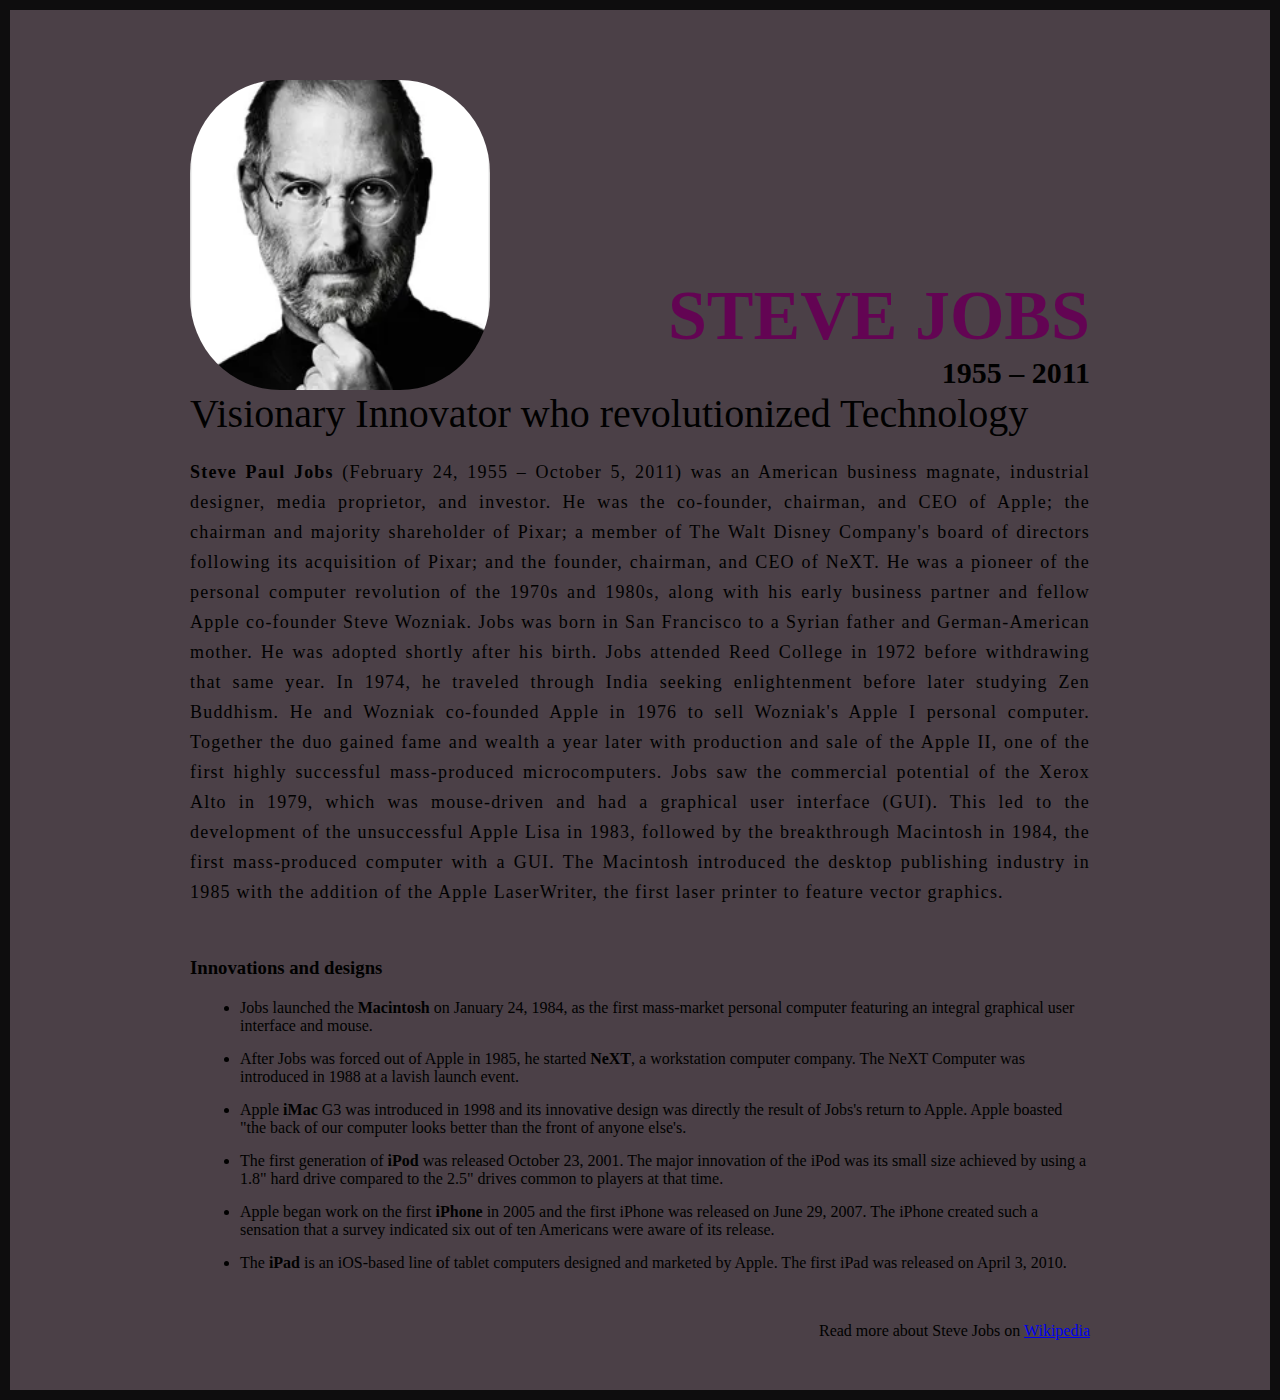
<file: Project1/index.html>
<!DOCTYPE html>
<html lang="en">
  <head>
    <meta charset="UTF-8" />
    <meta http-equiv="X-UA-Compatible" content="IE=edge" />
    <meta name="viewport" content="width=device-width, initial-scale=1.0" />
    <title>The Tribute Website | Steve Jobs</title>
    <link rel="stylesheet" href="style.css" />
  </head>
  <body>
    <div class="container">
      <div class="content">
        <section class="top_section">
          <div class="image_container">
            <img src="./images/th.webp" alt="Tribute" />
          </div>
          <div>
            <h1>Steve Jobs</h1>
            <h4>1955 – 2011</h4>
          </div>
        </section>
        <section class="about_section">
          <h2>Visionary Innovator who revolutionized Technology</h2>
          <p>
            <b>Steve Paul Jobs</b> (February 24, 1955 – October 5, 2011) was an
            American business magnate, industrial designer, media proprietor,
            and investor. He was the co-founder, chairman, and CEO of Apple; the
            chairman and majority shareholder of Pixar; a member of The Walt
            Disney Company's board of directors following its acquisition of
            Pixar; and the founder, chairman, and CEO of NeXT. He was a pioneer
            of the personal computer revolution of the 1970s and 1980s, along
            with his early business partner and fellow Apple co-founder Steve
            Wozniak. Jobs was born in San Francisco to a Syrian father and
            German-American mother. He was adopted shortly after his birth. Jobs
            attended Reed College in 1972 before withdrawing that same year. In
            1974, he traveled through India seeking enlightenment before later
            studying Zen Buddhism. He and Wozniak co-founded Apple in 1976 to
            sell Wozniak's Apple I personal computer. Together the duo gained
            fame and wealth a year later with production and sale of the Apple
            II, one of the first highly successful mass-produced microcomputers.
            Jobs saw the commercial potential of the Xerox Alto in 1979, which
            was mouse-driven and had a graphical user interface (GUI). This led
            to the development of the unsuccessful Apple Lisa in 1983, followed
            by the breakthrough Macintosh in 1984, the first mass-produced
            computer with a GUI. The Macintosh introduced the desktop publishing
            industry in 1985 with the addition of the Apple LaserWriter, the
            first laser printer to feature vector graphics.
          </p>
        </section>
        <section class="innovations">
          <h3>Innovations and designs</h3>
          <ul>
            <li>
              Jobs launched the <b>Macintosh</b> on January 24, 1984, as the
              first mass-market personal computer featuring an integral
              graphical user interface and mouse.
            </li>
            <li>
              After Jobs was forced out of Apple in 1985, he started
              <b>NeXT</b>, a workstation computer company. The NeXT Computer was
              introduced in 1988 at a lavish launch event.
            </li>
            <li>
              Apple <b>iMac</b> G3 was introduced in 1998 and its innovative
              design was directly the result of Jobs's return to Apple. Apple
              boasted "the back of our computer looks better than the front of
              anyone else's.
            </li>
            <li>
              The first generation of <b>iPod</b> was released October 23, 2001.
              The major innovation of the iPod was its small size achieved by
              using a 1.8" hard drive compared to the 2.5" drives common to
              players at that time.
            </li>
            <li>
              Apple began work on the first <b>iPhone</b> in 2005 and the first
              iPhone was released on June 29, 2007. The iPhone created such a
              sensation that a survey indicated six out of ten Americans were
              aware of its release.
            </li>
            <li>
              The <b>iPad</b> is an iOS-based line of tablet computers designed
              and marketed by Apple. The first iPad was released on April 3,
              2010.
            </li>
          </ul>
        </section>
        <footer>
          <p>
            Read more about Steve Jobs on
            <a href="https://en.wikipedia.org/wiki/Steve_Jobs">Wikipedia</a>
          </p>
          <p></p>
        </footer>
      </div>
    </div>
  </body>
</html>
</file>
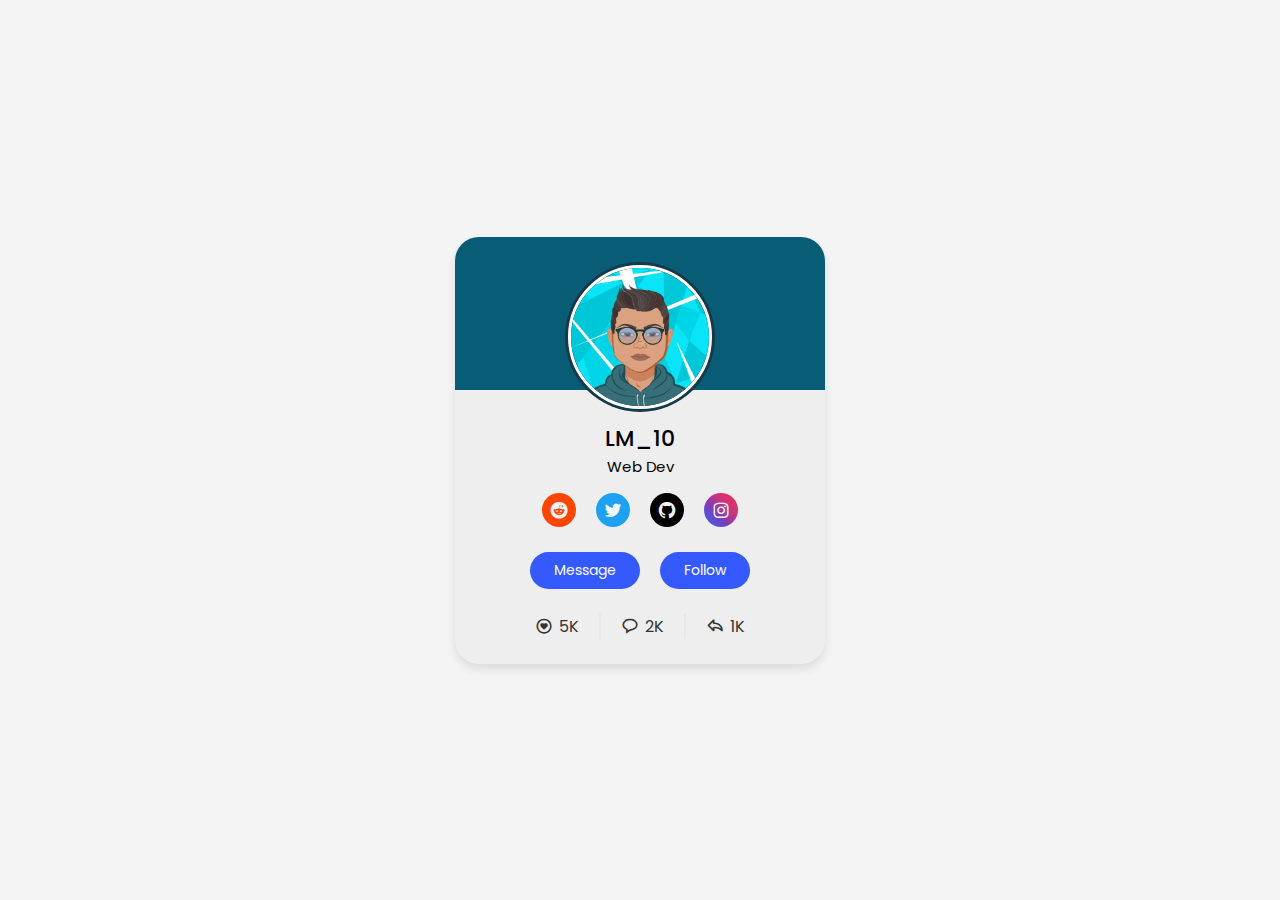
<file: Project2/index.html>
<!DOCTYPE html>
<html lang="en">
  <head>
    <meta charset="UTF-8" />
    <meta http-equiv="X-UA-Compatible" content="IE=edge" />
    <meta name="viewport" content="width=device-width, initial-scale=1.0" />
    <title>Profile Card UI Design</title>
    <!-- CSS -->
    <link rel="stylesheet" href="style.css" />

    <!-- Boxicons CSS -->
    <link
      href="https://unpkg.com/boxicons@2.1.4/css/boxicons.min.css"
      rel="stylesheet"
    />
  </head>
  <body>
    <div class="profile-card">
      <div class="image">
        <img src="Images/AvatarMaker.png" alt="" class="profile-img" />
      </div>

      <div class="text-data">
        <span class="name">LM_10</span>
        <span class="job">Web Dev</span>
      </div>

      <div class="media-buttons">
        <a href="#" style="background: #ff4500" class="link"
          ><i class="bx bxl-reddit"></i
        ></a>
        <a href="#" style="background-color: #1da1f2" class="link"
          ><i class="bx bxl-twitter"></i
        ></a>
        <a href="#" style="background-color: black" class="link"
          ><i class="bx bxl-github"></i
        ></a>
        <a
          href="#"
          style="
            background: linear-gradient(
              45deg,
              #405de6,
              #5851db,
              #833ab4,
              #c13584,
              #e1306c,
              #fd1d1d
            ); ;
          "
          class="link"
          ><i class="bx bxl-instagram"></i
        ></a>
      </div>
      <div class="buttons">
        <button class="button">Message</button>
        <button class="button">Follow</button>
      </div>
      <div class="analytics">
        <div class="data">
          <i class="bx bx-heart-circle"></i> <span class="number">5K</span>
        </div>
        <div class="data">
            <i class='bx bx-message-rounded'></i> <span class="number">2K</span>
        </div>
        <div class="data">
            <i class='bx bx-share'></i> <span class="number">1K</span>
        </div>
      </div>
    </div>
  </body>
</html>
</file>
<file: Project1/style.css>
* {
  margin: 0;
  padding: 0;
  box-sizing: border-box;
}

.container {
  background-color: #4b4047;
  min-height: 100vh;
  border: 10px solid #0e0d0e;
}
.content {
  max-width: 900px;
  margin: 0 auto;
}
.top_section {
  margin-top: 70px;
  display: flex;
  justify-content: space-between;
  align-items: flex-end;
}
.top_section h1 {
  font-size: 70px;
  font-weight: bold;
  color: #630453;
  text-transform: uppercase;
}
.top_section h4 {
  font-size: 30px;
  text-align: end;
}
.image_container {
  border-radius: 30%;
  overflow: hidden;
}
.image_container,
img {
  width: 300px;
  height: 310px;
}
.about_section {
  margin-top: 70 px;
}
.about_section h2 {
  margin-bottom: 20px;
  font-size: 40px;
  font-weight: 400;
}
.about_section p {
  font-size: 18px;
  line-height: 30px;
  letter-spacing: 1.2px;
  text-align: justify;
}
.innovations {
  margin: 50px 0;
}
.innovations h3 {
  margin-bottom: 20px;
}
.innovations ul {
  margin-left: 50px;
}
.innovations li {
  margin-bottom: 15px;
}
footer {
  margin: 50px 0;
}
footer p {
  text-align: end;
}
</file>
<file: Project2/style.css>
/* Google Fonts- Poppins */
@import url("https://fonts.googleapis.com/css2?family=Poppins:wght@300;400;500;600&display=swap");

* {
  margin: 0;
  padding: 0;
  box-sizing: border-box;
  font-family: "Poppins", sans-serif;
}
body {
  height: 100vh;
  display: flex;
  align-items: center;
  justify-content: center;
  background-color: #f4f4f4;
}
.profile-card {
  display: flex;
  flex-direction: column;
  align-items: center;
  max-width: 370px;
  width: 100%;
  background: #eee;
  border-radius: 24px;
  padding: 25px;
  box-shadow: 0 5px 10px rgb(0, 0, 0, 0.1);
  position: relative;
}
.profile-card::before{
    content: "";
    position: absolute;
    top: 0;
    left: 0;
    height: 36%;
    width: 100%;
    border-radius: 24px 24px 0 0;
    background-color: rgb(9, 92, 117);
}

.image {
  position: relative;
  height: 150px;
  width: 150px;
  border-radius: 50%;
  background-color: rgb(20, 58, 73);
  padding: 3px;
  margin-bottom: 10px;
}
.image .profile-img {
  height: 100%;
  width: 100%;
  object-fit: cover;
  border-radius: 50%;
  border: 3px solid #fff;
}
.profile-card .text-data {
  display: flex;
  flex-direction: column;
  align-items: center;
  color: black;
}
.text-data .name {
  font-size: 22px;
  font-weight: 500;
}
.text-data .job {
  font-size: 15px;
  font-weight: 400;
}
.profile-card .media-buttons {
  display: flex;
  align-items: center;
  margin-top: 15px;
}
.media-buttons .link {
  display: flex;
  align-items: center;
  justify-content: center;
  color: rgb(241, 247, 248);
  font-size: 20px;
  height: 34px;
  width: 34px;
  border-radius: 50%;
  margin: 0 10px;
  background-color: rgb(9, 51, 85);
  text-decoration: none;
}
.profile-card .buttons{
    display: flex;
    align-items: center;
    margin-top: 25px;
}
.buttons .button{
    color: #fff;
    font-size: 14px;
    font-weight: 400;
    border: none;
    border-radius: 24px;
    margin: 0 10px;
    padding: 8px 24px;
    background-color: #3459ff;
    cursor: pointer;
    transition: all 0.3s ease;
}
.buttons .button:hover{
    background-color: #0e4bf1;
}
.profile-card .analytics{
    display: flex;
    align-items: center;
    margin-top: 25px;
}
.analytics .data{
    display: flex;
    align-items: center;
    color: #333;
    padding: 0 20px;
    border-right: 2px solid #e7e7e7;
}
.data i{
    font-size: 18px;
    margin-right: 6px;
}
.data:last-child{
    border-right: none;
}
</file>
